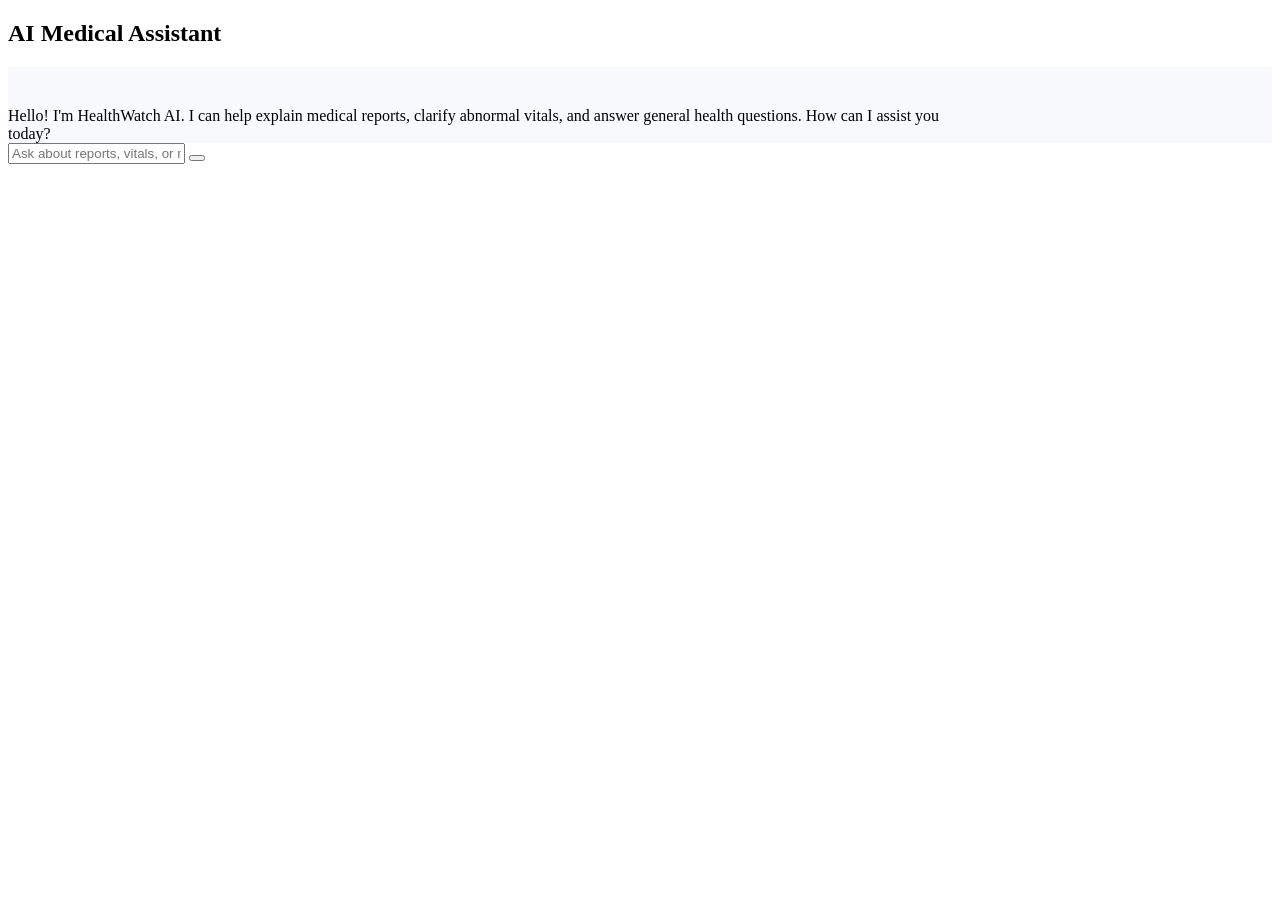
<file: src/main/resources/templates/chatbot/index.html>
<!DOCTYPE html>
<html xmlns:th="http://www.thymeleaf.org">
<head th:replace="~{fragments/head :: head('AI Assistant')}"></head>
<body>
    <div class="wrapper">
        <div th:replace="~{fragments/sidebar :: sidebar}"></div>
        
        <div class="main-content">
            <div th:replace="~{fragments/navbar :: navbar}"></div>
            
            <div class="content-wrapper">
                <div class="d-flex justify-content-between align-items-center mb-4">
                    <h2 class="h3 mb-0 text-gray-800">AI Medical Assistant</h2>
                </div>

                <div class="card shadow-sm h-75">
                    <div class="card-body d-flex flex-column p-0">
                        <!-- Chat Box -->
                        <div id="chat-box" class="flex-grow-1 p-4" style="overflow-y: auto; background-color: #f8f9fc;">
                            <!-- Bot Message -->
                            <div class="d-flex mb-4">
                                <div class="bg-primary rounded-circle text-white d-flex align-items-center justify-content-center me-3" style="width: 40px; height: 40px;">
                                    <i class="bi bi-robot"></i>
                                </div>
                                <div class="bg-white p-3 rounded shadow-sm" style="max-width: 75%;">
                                    Hello! I'm HealthWatch AI. I can help explain medical reports, clarify abnormal vitals, and answer general health questions. How can I assist you today?
                                </div>
                            </div>
                        </div>

                        <!-- Input Area -->
                        <div class="p-3 bg-white border-top">
                            <form id="chat-form" class="d-flex align-items-center">
                                <input type="text" id="chat-input" class="form-control me-2" placeholder="Ask about reports, vitals, or medical terms..." autocomplete="off" required>
                                <button type="submit" class="btn btn-primary px-4">
                                    <i class="bi bi-send-fill"></i>
                                </button>
                            </form>
                        </div>
                    </div>
                </div>

            </div>
        </div>
    </div>
    <script src="https://cdn.jsdelivr.net/npm/bootstrap@5.3.2/dist/js/bootstrap.bundle.min.js"></script>
    <script>
        document.getElementById('chat-form').addEventListener('submit', function(e) {
            e.preventDefault();
            const inputField = document.getElementById('chat-input');
            const question = inputField.value.trim();
            if (!question) return;

            const chatBox = document.getElementById('chat-box');
            
            // Append User Message
            const userMsgHtml = `
                <div class="d-flex flex-row-reverse mb-4">
                    <div class="bg-secondary rounded-circle text-white d-flex align-items-center justify-content-center ms-3" style="width: 40px; height: 40px;">
                        <i class="bi bi-person"></i>
                    </div>
                    <div class="bg-primary text-white p-3 rounded shadow-sm" style="max-width: 75%;">
                        ${question}
                    </div>
                </div>
            `;
            chatBox.insertAdjacentHTML('beforeend', userMsgHtml);
            inputField.value = '';
            chatBox.scrollTop = chatBox.scrollHeight;

            // Fetch AI Response
            fetch('/api/chatbot/ask', {
                method: 'POST',
                headers: { 'Content-Type': 'application/json' },
                body: JSON.stringify({ question: question })
            })
            .then(response => response.json())
            .then(data => {
                const botMsgHtml = `
                    <div class="d-flex mb-4">
                        <div class="bg-primary rounded-circle text-white d-flex align-items-center justify-content-center me-3" style="width: 40px; height: 40px;">
                            <i class="bi bi-robot"></i>
                        </div>
                        <div class="bg-white p-3 rounded shadow-sm" style="max-width: 75%;">
                            ${data.answer}
                        </div>
                    </div>
                `;
                chatBox.insertAdjacentHTML('beforeend', botMsgHtml);
                chatBox.scrollTop = chatBox.scrollHeight;
            });
        });
    </script>
</body>
</html>
</file>
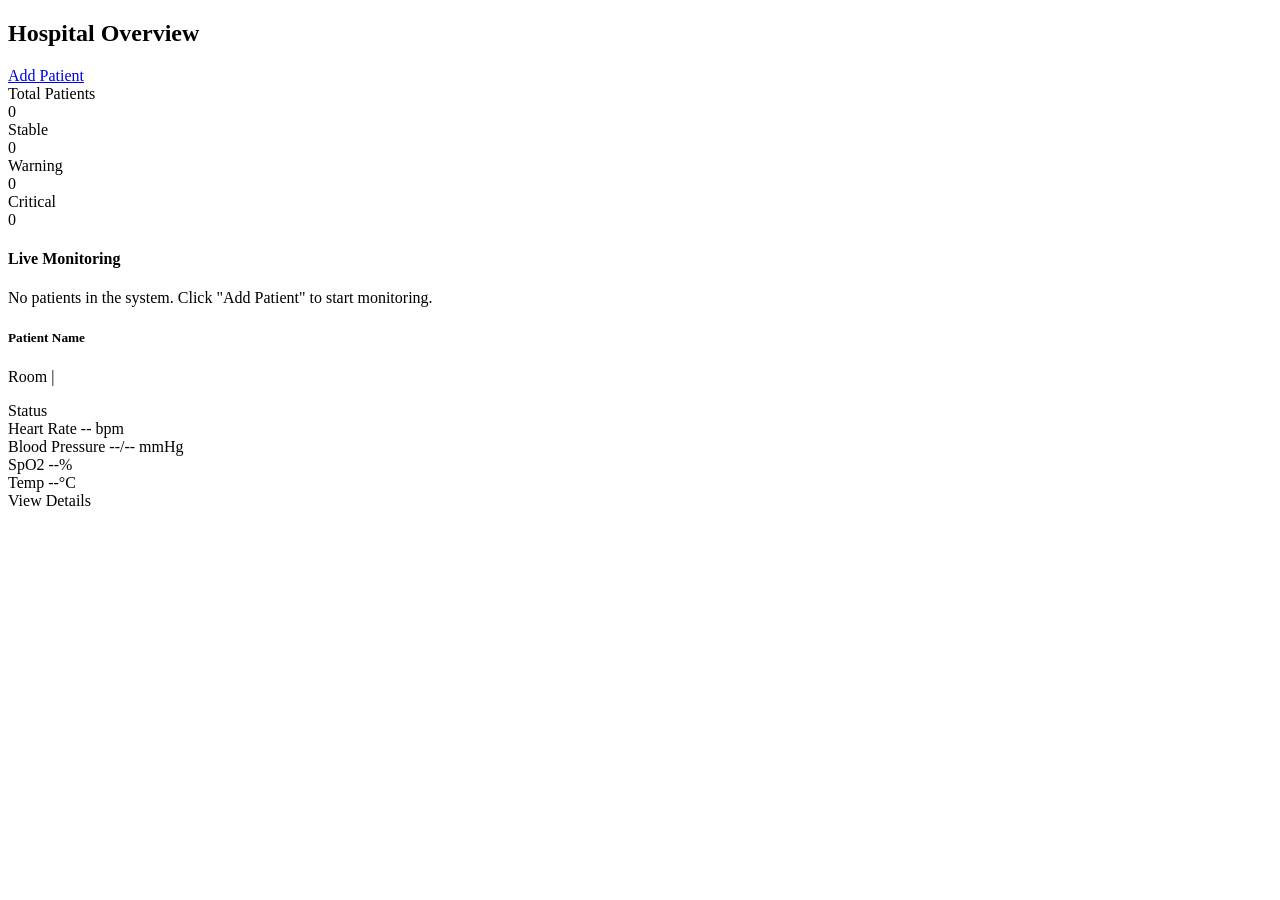
<file: src/main/resources/templates/dashboard.html>
<!DOCTYPE html>
<html xmlns:th="http://www.thymeleaf.org">
<head th:replace="~{fragments/head :: head('Dashboard')}"></head>
<body>
    <div class="wrapper">
        <div th:replace="~{fragments/sidebar :: sidebar}"></div>
        
        <div class="main-content">
            <div th:replace="~{fragments/navbar :: navbar}"></div>
            
            <div class="content-wrapper">
                <div class="d-flex justify-content-between align-items-center mb-4">
                    <h2 class="h3 mb-0 text-gray-800">Hospital Overview</h2>
                    <a href="/patients/new" class="btn btn-primary shadow-sm">
                        <i class="bi bi-plus-lg me-1"></i> Add Patient
                    </a>
                </div>

                <!-- Stats Row -->
                <div class="row g-4 mb-4">
                    <div class="col-xl-3 col-md-6">
                        <div class="card stat-card primary h-100 py-2">
                            <div class="card-body">
                                <div class="row no-gutters align-items-center">
                                    <div class="col mr-2">
                                        <div class="text-xs font-weight-bold text-primary text-uppercase mb-1">Total Patients</div>
                                        <div class="h5 mb-0 font-weight-bold text-gray-800" th:text="${totalPatients}">0</div>
                                    </div>
                                    <div class="col-auto">
                                        <i class="bi bi-people fs-2 text-gray-300"></i>
                                    </div>
                                </div>
                            </div>
                        </div>
                    </div>
                    
                    <div class="col-xl-3 col-md-6">
                        <div class="card stat-card success h-100 py-2">
                            <div class="card-body">
                                <div class="row no-gutters align-items-center">
                                    <div class="col mr-2">
                                        <div class="text-xs font-weight-bold text-success text-uppercase mb-1">Stable</div>
                                        <div class="h5 mb-0 font-weight-bold text-gray-800" th:text="${stablePatients}">0</div>
                                    </div>
                                    <div class="col-auto">
                                        <i class="bi bi-check-circle fs-2 text-gray-300"></i>
                                    </div>
                                </div>
                            </div>
                        </div>
                    </div>

                    <div class="col-xl-3 col-md-6">
                        <div class="card stat-card warning h-100 py-2">
                            <div class="card-body">
                                <div class="row no-gutters align-items-center">
                                    <div class="col mr-2">
                                        <div class="text-xs font-weight-bold text-warning text-uppercase mb-1">Warning</div>
                                        <div class="h5 mb-0 font-weight-bold text-gray-800" th:text="${warningPatients}">0</div>
                                    </div>
                                    <div class="col-auto">
                                        <i class="bi bi-exclamation-triangle fs-2 text-gray-300"></i>
                                    </div>
                                </div>
                            </div>
                        </div>
                    </div>

                    <div class="col-xl-3 col-md-6">
                        <div class="card stat-card danger h-100 py-2">
                            <div class="card-body">
                                <div class="row no-gutters align-items-center">
                                    <div class="col mr-2">
                                        <div class="text-xs font-weight-bold text-danger text-uppercase mb-1">Critical</div>
                                        <div class="h5 mb-0 font-weight-bold text-gray-800" th:text="${criticalPatients}">0</div>
                                    </div>
                                    <div class="col-auto">
                                        <i class="bi bi-heartbreak fs-2 text-gray-300"></i>
                                    </div>
                                </div>
                            </div>
                        </div>
                    </div>
                </div>

                <h4 class="mb-3">Live Monitoring</h4>
                
                <div th:if="${#lists.isEmpty(patients)}" class="alert alert-info shadow-sm">
                    <i class="bi bi-info-circle me-2"></i> No patients in the system. Click "Add Patient" to start monitoring.
                </div>

                <div class="patient-grid">
                    <div th:each="patient : ${patients}" class="card patient-card" th:id="'patient-card-' + ${patient.id}">
                        <div class="card-body">
                            <div class="d-flex justify-content-between align-items-start mb-3">
                                <div>
                                    <h5 class="card-title mb-1" th:text="${patient.fullName}">Patient Name</h5>
                                    <p class="text-muted small mb-0">
                                        <i class="bi bi-door-open"></i> Room <span th:text="${patient.roomNumber}"></span> | 
                                        <span th:text="${patient.patientCode}"></span>
                                    </p>
                                </div>
                                <span class="badge" th:classappend="${patient.admissionStatus == 'Critical' ? 'bg-danger' : (patient.admissionStatus == 'Warning' ? 'bg-warning' : 'bg-success')}" th:text="${patient.admissionStatus}">Status</span>
                            </div>
                            
                            <!-- Vitals placeholders for WebSocket to update -->
                            <div class="vital-row">
                                <span class="vital-label"><i class="bi bi-heart-pulse text-danger"></i> Heart Rate</span>
                                <span class="vital-value" th:id="'hr-' + ${patient.id}">-- bpm</span>
                            </div>
                            <div class="vital-row">
                                <span class="vital-label"><i class="bi bi-droplet-half text-primary"></i> Blood Pressure</span>
                                <span class="vital-value" th:id="'bp-' + ${patient.id}">--/-- mmHg</span>
                            </div>
                            <div class="vital-row">
                                <span class="vital-label"><i class="bi bi-lungs text-info"></i> SpO2</span>
                                <span class="vital-value" th:id="'spo2-' + ${patient.id}">--%</span>
                            </div>
                            <div class="vital-row">
                                <span class="vital-label"><i class="bi bi-thermometer-half text-warning"></i> Temp</span>
                                <span class="vital-value" th:id="'temp-' + ${patient.id}">--°C</span>
                            </div>
                            
                            <div class="mt-3 text-center">
                                <a th:href="@{/patients/{id}(id=${patient.id})}" class="btn btn-sm btn-outline-primary w-100">View Details</a>
                            </div>
                        </div>
                    </div>
                </div>

            </div>
        </div>
    </div>
    <script src="https://cdn.jsdelivr.net/npm/bootstrap@5.3.2/dist/js/bootstrap.bundle.min.js"></script>
    <script th:src="@{/js/websocket.js}"></script>
</body>
</html>
</file>
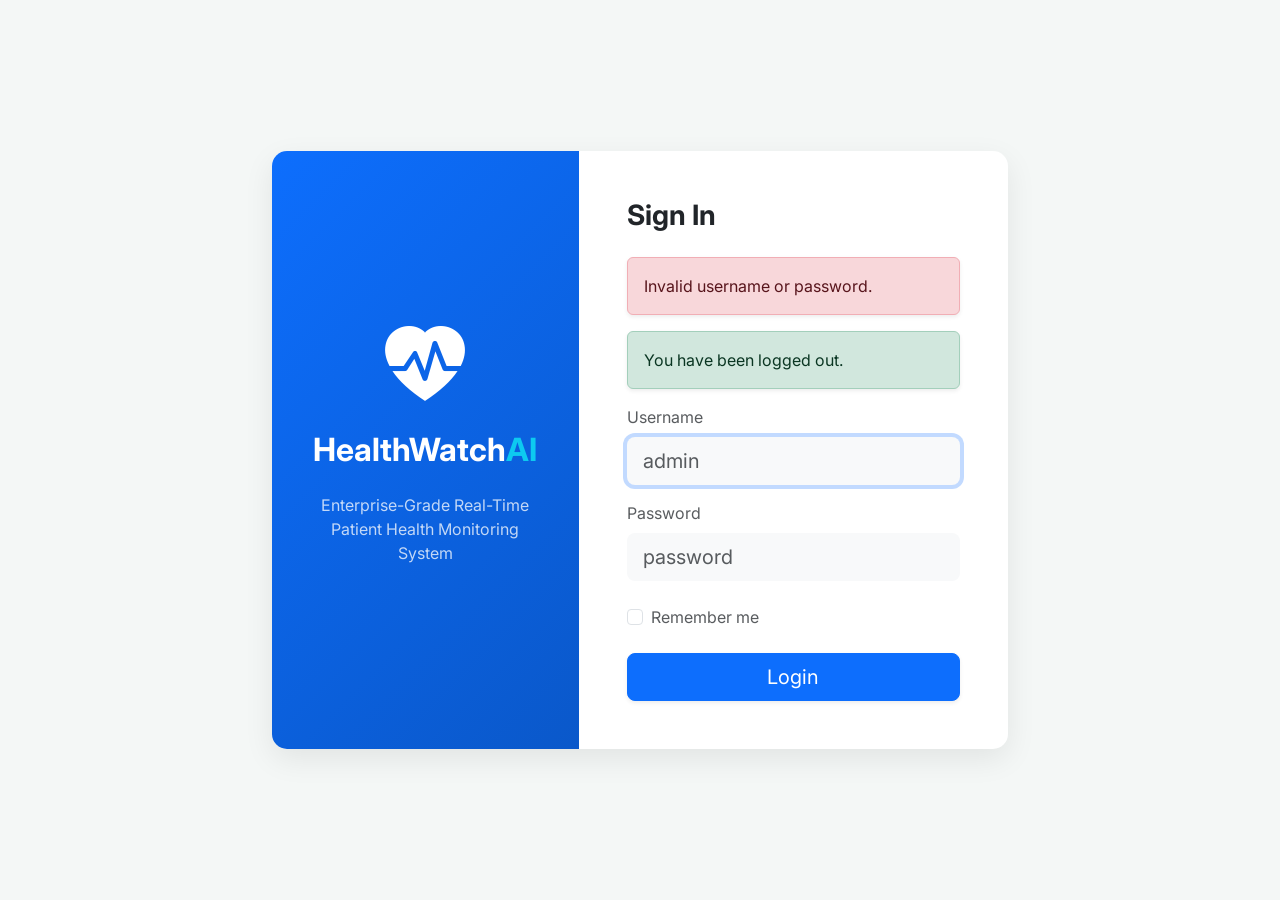
<file: src/main/resources/templates/login.html>
<!DOCTYPE html>
<html xmlns:th="http://www.thymeleaf.org">
<head>
    <meta charset="UTF-8">
    <meta name="viewport" content="width=device-width, initial-scale=1.0">
    <title>Login | HealthWatch AI</title>
    <link href="https://cdn.jsdelivr.net/npm/bootstrap@5.3.2/dist/css/bootstrap.min.css" rel="stylesheet">
    <link rel="stylesheet" href="https://cdn.jsdelivr.net/npm/bootstrap-icons@1.11.1/font/bootstrap-icons.css">
    <link href="https://fonts.googleapis.com/css2?family=Inter:wght@300;400;500;600;700&display=swap" rel="stylesheet">
    <style>
        body { font-family: 'Inter', sans-serif; background-color: #f4f7f6; }
        .login-card { border: none; border-radius: 15px; box-shadow: 0 10px 30px rgba(0,0,0,0.08); }
        .login-side { background: linear-gradient(135deg, #0d6efd 0%, #0a58ca 100%); border-radius: 15px 0 0 15px; color: white; display: flex; flex-direction: column; justify-content: center; align-items: center; padding: 40px; text-align: center; }
    </style>
</head>
<body class="d-flex align-items-center min-vh-100">
    <div class="container">
        <div class="row justify-content-center">
            <div class="col-lg-8 col-md-10">
                <div class="card login-card flex-row">
                    <div class="col-5 d-none d-md-flex login-side">
                        <i class="bi bi-heart-pulse-fill display-1 mb-3 text-white"></i>
                        <h2 class="fw-bold">HealthWatch<span class="text-info">AI</span></h2>
                        <p class="mt-3 opacity-75">Enterprise-Grade Real-Time Patient Health Monitoring System</p>
                    </div>
                    <div class="col-12 col-md-7 p-5">
                        <h3 class="mb-4 fw-bold text-dark">Sign In</h3>
                        
                        <div th:if="${param.error}" class="alert alert-danger shadow-sm">
                            Invalid username or password.
                        </div>
                        <div th:if="${param.logout}" class="alert alert-success shadow-sm">
                            You have been logged out.
                        </div>

                        <form th:action="@{/login}" method="post">
                            <div class="mb-3">
                                <label for="username" class="form-label text-muted">Username</label>
                                <input type="text" class="form-control form-control-lg bg-light border-0" id="username" name="username" required autofocus placeholder="admin">
                            </div>
                            <div class="mb-4">
                                <label for="password" class="form-label text-muted">Password</label>
                                <input type="password" class="form-control form-control-lg bg-light border-0" id="password" name="password" required placeholder="password">
                            </div>
                            <div class="mb-4 form-check">
                                <input type="checkbox" class="form-check-input" id="remember-me" name="remember-me">
                                <label class="form-check-label text-muted" for="remember-me">Remember me</label>
                            </div>
                            <button type="submit" class="btn btn-primary btn-lg w-100 shadow-sm">Login</button>
                        </form>
                    </div>
                </div>
            </div>
        </div>
    </div>
</body>
</html>
</file>
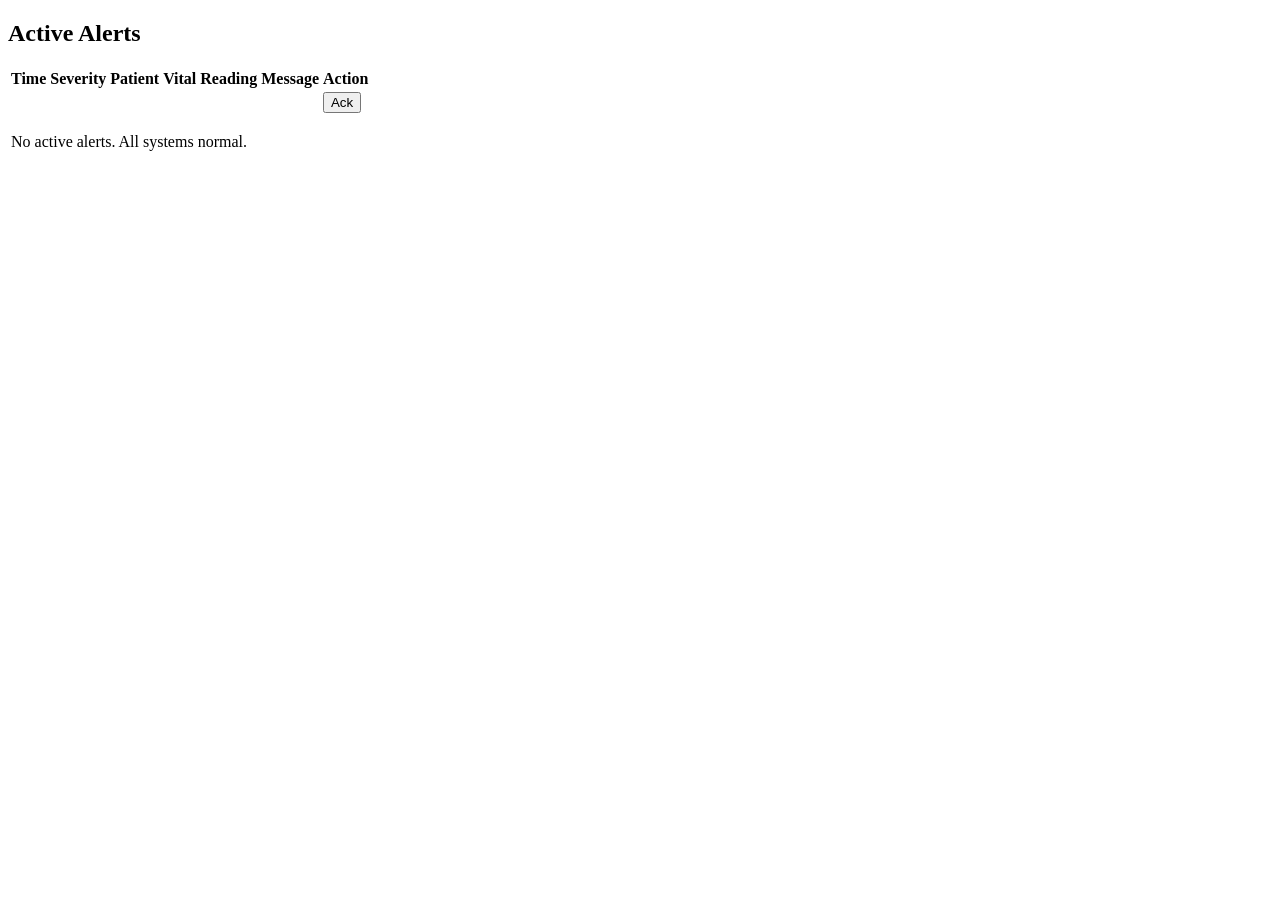
<file: src/main/resources/templates/alerts/list.html>
<!DOCTYPE html>
<html xmlns:th="http://www.thymeleaf.org">
<head th:replace="~{fragments/head :: head('Alerts')}"></head>
<body>
    <div class="wrapper">
        <div th:replace="~{fragments/sidebar :: sidebar}"></div>
        
        <div class="main-content">
            <div th:replace="~{fragments/navbar :: navbar}"></div>
            
            <div class="content-wrapper">
                <h2 class="h3 mb-4 text-gray-800">Active Alerts</h2>

                <div class="card shadow-sm">
                    <div class="card-body">
                        <div class="table-responsive">
                            <table class="table table-hover align-middle">
                                <thead class="table-light">
                                    <tr>
                                        <th>Time</th>
                                        <th>Severity</th>
                                        <th>Patient</th>
                                        <th>Vital</th>
                                        <th>Reading</th>
                                        <th>Message</th>
                                        <th>Action</th>
                                    </tr>
                                </thead>
                                <tbody>
                                    <tr th:each="alert : ${alerts}" th:classappend="${alert.severity.name() == 'CRITICAL' ? 'table-danger' : 'table-warning'}">
                                        <td th:text="${#temporals.format(alert.timestamp, 'HH:mm:ss')}"></td>
                                        <td>
                                            <span class="badge" th:classappend="${alert.severity.name() == 'CRITICAL' ? 'bg-danger' : 'bg-warning'}" th:text="${alert.severity}"></span>
                                        </td>
                                        <td>
                                            <a th:href="@{/patients/{id}(id=${alert.patient.id})}" class="fw-bold text-dark text-decoration-none" th:text="${alert.patient.fullName}"></a>
                                        </td>
                                        <td th:text="${alert.vital}"></td>
                                        <td class="fw-bold" th:text="${alert.reading}"></td>
                                        <td th:text="${alert.message}"></td>
                                        <td>
                                            <form th:action="@{/alerts/{id}/acknowledge(id=${alert.id})}" method="post" class="d-inline">
                                                <button type="submit" class="btn btn-sm btn-outline-dark">
                                                    <i class="bi bi-check2-all"></i> Ack
                                                </button>
                                            </form>
                                        </td>
                                    </tr>
                                    <tr th:if="${#lists.isEmpty(alerts)}">
                                        <td colspan="7" class="text-center text-muted py-5">
                                            <i class="bi bi-shield-check fs-1 d-block mb-3 text-success"></i>
                                            <p class="fs-5">No active alerts. All systems normal.</p>
                                        </td>
                                    </tr>
                                </tbody>
                            </table>
                        </div>
                    </div>
                </div>
            </div>
        </div>
    </div>
    <script src="https://cdn.jsdelivr.net/npm/bootstrap@5.3.2/dist/js/bootstrap.bundle.min.js"></script>
</body>
</html>
</file>
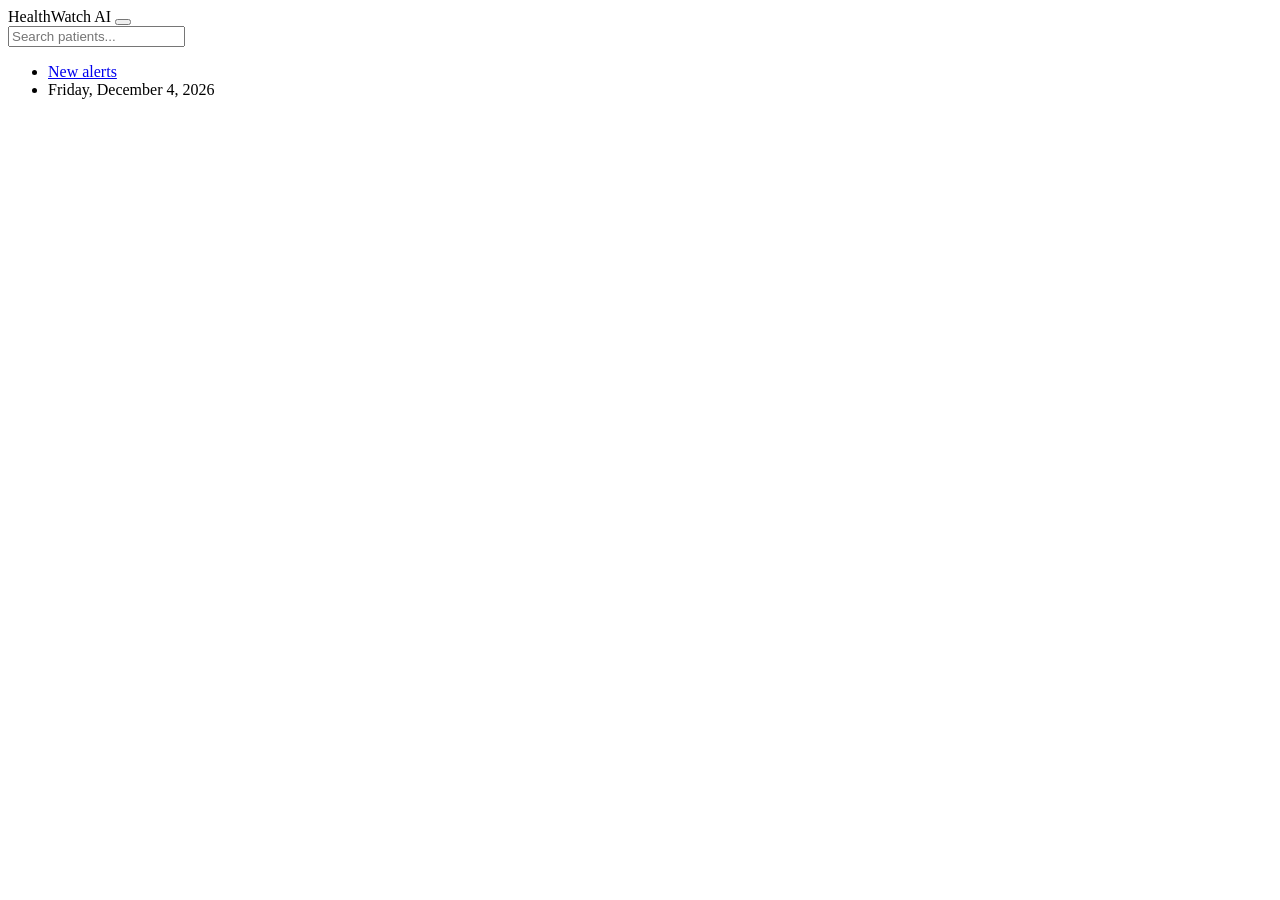
<file: src/main/resources/templates/fragments/navbar.html>
<!DOCTYPE html>
<html xmlns:th="http://www.thymeleaf.org">
<body>
    <nav th:fragment="navbar" class="navbar navbar-expand-lg navbar-light bg-white border-bottom shadow-sm w-100">
        <div class="container-fluid px-4">
            <span class="navbar-brand mb-0 h1 d-lg-none">HealthWatch AI</span>
            
            <button class="navbar-toggler" type="button" data-bs-toggle="collapse" data-bs-target="#navbarSupportedContent" aria-controls="navbarSupportedContent" aria-expanded="false" aria-label="Toggle navigation">
                <span class="navbar-toggler-icon"></span>
            </button>
            
            <div class="collapse navbar-collapse" id="navbarSupportedContent">
                <form class="d-flex ms-auto me-3 position-relative">
                    <input class="form-control rounded-pill pe-5 bg-light border-0" type="search" placeholder="Search patients..." aria-label="Search">
                    <i class="bi bi-search position-absolute top-50 end-0 translate-middle-y me-3 text-muted"></i>
                </form>
                
                <ul class="navbar-nav mb-2 mb-lg-0 align-items-center">
                    <li class="nav-item me-3">
                        <a class="nav-link position-relative" href="/alerts">
                            <i class="bi bi-bell fs-5"></i>
                            <span class="position-absolute top-25 start-75 translate-middle p-1 bg-danger border border-light rounded-circle">
                                <span class="visually-hidden">New alerts</span>
                            </span>
                        </a>
                    </li>
                    <li class="nav-item">
                        <span class="nav-link text-dark fw-medium">
                            <i class="bi bi-calendar3 me-1"></i> <span id="currentDate">Date</span>
                        </span>
                    </li>
                </ul>
            </div>
        </div>
        <script>
            document.getElementById('currentDate').innerText = new Date().toLocaleDateString('en-US', { weekday: 'long', year: 'numeric', month: 'long', day: 'numeric' });
        </script>
    </nav>
</body>
</html>
</file>
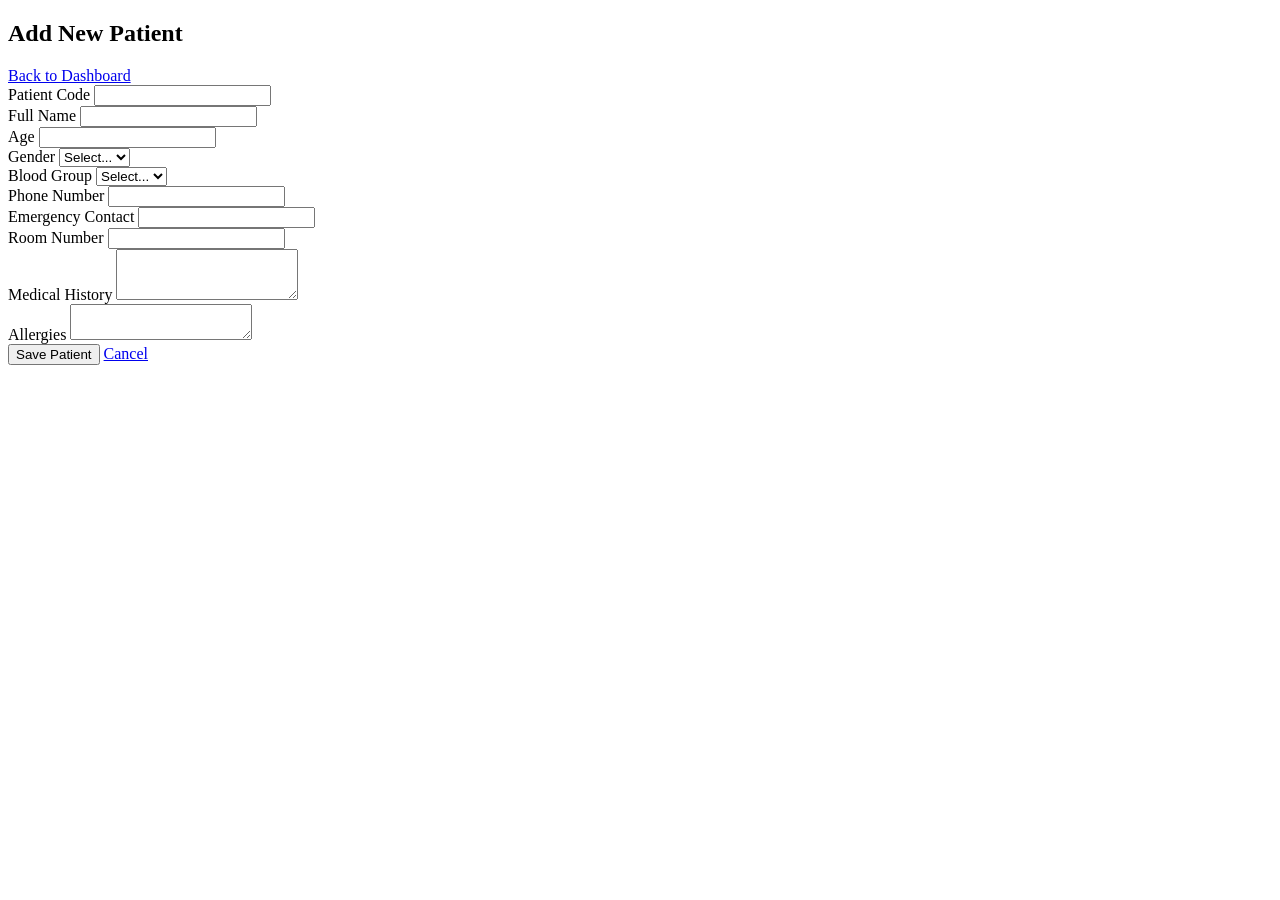
<file: src/main/resources/templates/patients/add.html>
<!DOCTYPE html>
<html xmlns:th="http://www.thymeleaf.org">
<head th:replace="~{fragments/head :: head('Add Patient')}"></head>
<body>
    <div class="wrapper">
        <div th:replace="~{fragments/sidebar :: sidebar}"></div>
        
        <div class="main-content">
            <div th:replace="~{fragments/navbar :: navbar}"></div>
            
            <div class="content-wrapper">
                <div class="d-flex justify-content-between align-items-center mb-4">
                    <h2 class="h3 mb-0 text-gray-800">Add New Patient</h2>
                    <a href="/" class="btn btn-secondary shadow-sm">
                        <i class="bi bi-arrow-left me-1"></i> Back to Dashboard
                    </a>
                </div>

                <div class="card shadow-sm mb-4">
                    <div class="card-body p-4">
                        <form th:action="@{/patients}" th:object="${patient}" method="post">
                            <div class="row g-3">
                                <div class="col-md-6">
                                    <label class="form-label">Patient Code</label>
                                    <input type="text" class="form-control" th:field="*{patientCode}" readonly>
                                </div>
                                <div class="col-md-6">
                                    <label class="form-label">Full Name</label>
                                    <input type="text" class="form-control" th:field="*{fullName}" required>
                                </div>
                                <div class="col-md-4">
                                    <label class="form-label">Age</label>
                                    <input type="number" class="form-control" th:field="*{age}" required>
                                </div>
                                <div class="col-md-4">
                                    <label class="form-label">Gender</label>
                                    <select class="form-select" th:field="*{gender}" required>
                                        <option value="">Select...</option>
                                        <option value="Male">Male</option>
                                        <option value="Female">Female</option>
                                        <option value="Other">Other</option>
                                    </select>
                                </div>
                                <div class="col-md-4">
                                    <label class="form-label">Blood Group</label>
                                    <select class="form-select" th:field="*{bloodGroup}">
                                        <option value="">Select...</option>
                                        <option value="A+">A+</option>
                                        <option value="A-">A-</option>
                                        <option value="B+">B+</option>
                                        <option value="B-">B-</option>
                                        <option value="AB+">AB+</option>
                                        <option value="AB-">AB-</option>
                                        <option value="O+">O+</option>
                                        <option value="O-">O-</option>
                                    </select>
                                </div>
                                <div class="col-md-6">
                                    <label class="form-label">Phone Number</label>
                                    <input type="text" class="form-control" th:field="*{phoneNumber}">
                                </div>
                                <div class="col-md-6">
                                    <label class="form-label">Emergency Contact</label>
                                    <input type="text" class="form-control" th:field="*{emergencyContact}">
                                </div>
                                <div class="col-md-6">
                                    <label class="form-label">Room Number</label>
                                    <input type="text" class="form-control" th:field="*{roomNumber}">
                                </div>
                                <div class="col-12">
                                    <label class="form-label">Medical History</label>
                                    <textarea class="form-control" th:field="*{medicalHistory}" rows="3"></textarea>
                                </div>
                                <div class="col-12">
                                    <label class="form-label">Allergies</label>
                                    <textarea class="form-control" th:field="*{allergies}" rows="2"></textarea>
                                </div>
                            </div>
                            <div class="mt-4">
                                <button type="submit" class="btn btn-primary">Save Patient</button>
                                <a href="/" class="btn btn-light ms-2">Cancel</a>
                            </div>
                        </form>
                    </div>
                </div>
            </div>
        </div>
    </div>
    <script src="https://cdn.jsdelivr.net/npm/bootstrap@5.3.2/dist/js/bootstrap.bundle.min.js"></script>
</body>
</html>
</file>
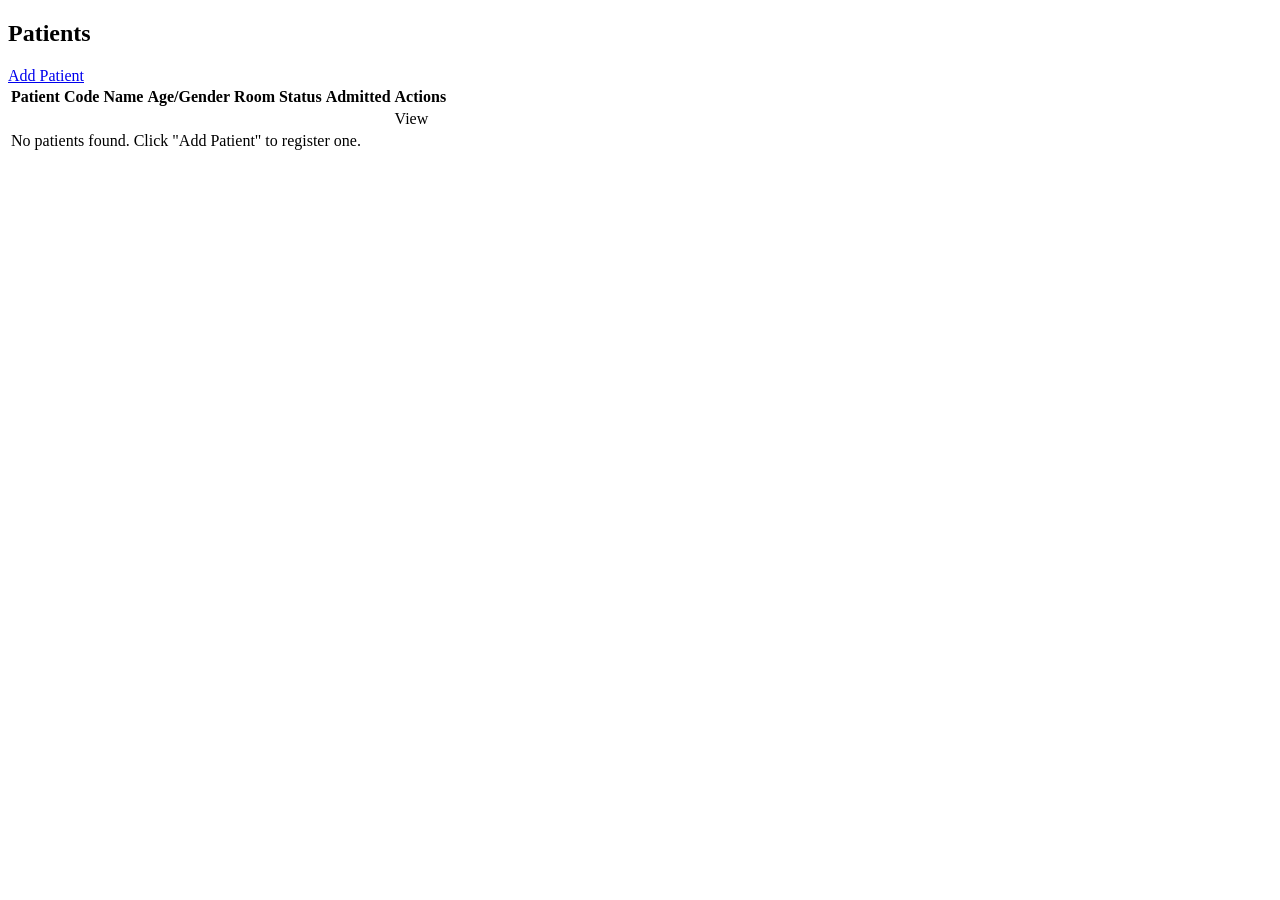
<file: src/main/resources/templates/patients/list.html>
<!DOCTYPE html>
<html xmlns:th="http://www.thymeleaf.org">
<head th:replace="~{fragments/head :: head('Patients')}"></head>
<body>
    <div class="wrapper">
        <div th:replace="~{fragments/sidebar :: sidebar}"></div>
        
        <div class="main-content">
            <div th:replace="~{fragments/navbar :: navbar}"></div>
            
            <div class="content-wrapper">
                <div class="d-flex justify-content-between align-items-center mb-4">
                    <h2 class="h3 mb-0 text-gray-800">Patients</h2>
                    <a href="/patients/new" class="btn btn-primary shadow-sm">
                        <i class="bi bi-plus-lg me-1"></i> Add Patient
                    </a>
                </div>

                <div class="card shadow-sm">
                    <div class="card-body">
                        <div class="table-responsive">
                            <table class="table table-hover align-middle">
                                <thead class="table-light">
                                    <tr>
                                        <th>Patient Code</th>
                                        <th>Name</th>
                                        <th>Age/Gender</th>
                                        <th>Room</th>
                                        <th>Status</th>
                                        <th>Admitted</th>
                                        <th>Actions</th>
                                    </tr>
                                </thead>
                                <tbody>
                                    <tr th:each="patient : ${patients}">
                                        <td th:text="${patient.patientCode}"></td>
                                        <td class="fw-bold" th:text="${patient.fullName}"></td>
                                        <td th:text="${patient.age} + ' / ' + ${patient.gender}"></td>
                                        <td th:text="${patient.roomNumber}"></td>
                                        <td>
                                            <span class="badge" th:classappend="${patient.admissionStatus == 'Critical' ? 'bg-danger' : (patient.admissionStatus == 'Warning' ? 'bg-warning' : 'bg-success')}" th:text="${patient.admissionStatus}"></span>
                                        </td>
                                        <td th:text="${#temporals.format(patient.admissionDate, 'MMM dd, yyyy')}"></td>
                                        <td>
                                            <a th:href="@{/patients/{id}(id=${patient.id})}" class="btn btn-sm btn-outline-primary">
                                                <i class="bi bi-eye"></i> View
                                            </a>
                                        </td>
                                    </tr>
                                    <tr th:if="${#lists.isEmpty(patients)}">
                                        <td colspan="7" class="text-center text-muted py-4">
                                            No patients found. Click "Add Patient" to register one.
                                        </td>
                                    </tr>
                                </tbody>
                            </table>
                        </div>
                    </div>
                </div>

            </div>
        </div>
    </div>
    <script src="https://cdn.jsdelivr.net/npm/bootstrap@5.3.2/dist/js/bootstrap.bundle.min.js"></script>
</body>
</html>
</file>
